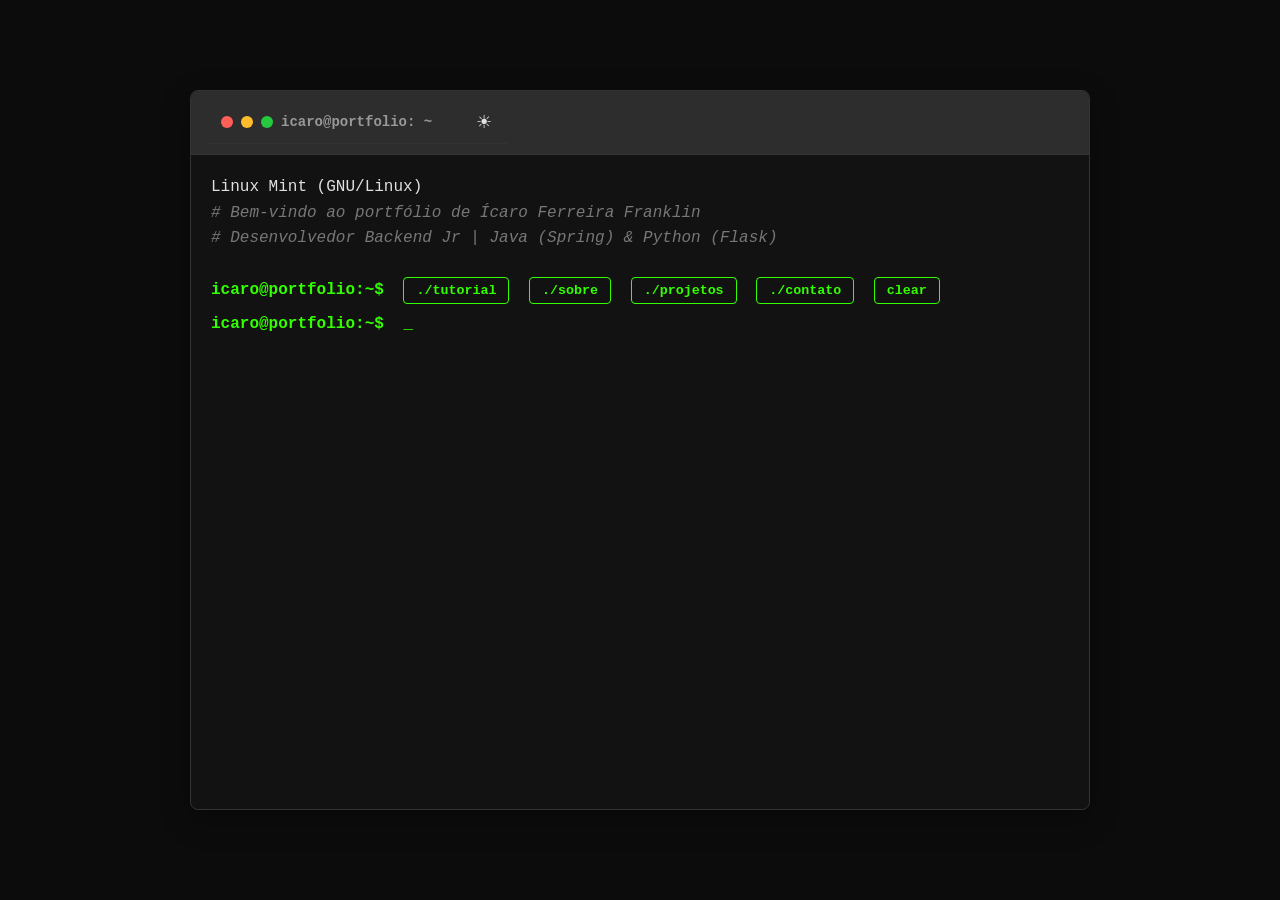
<file: index.html>
<!DOCTYPE html>
<html lang="pt-BR">
<head>
    <meta charset="UTF-8">
    <meta name="viewport" content="width=device-width, initial-scale=1.0">
    <title>icaro@portfolio:</title>
    <link rel="stylesheet" href="style.css">
</head>
<body>

    <div class="terminal-container">
        <div class="terminal-header">
        <div class="terminal-header">
        <div class="buttons">
        <span class="btn red"></span>
        <span class="btn yellow"></span>
        <span class="btn green"></span>
     </div>
        <div class="title">icaro@portfolio: ~</div>
    
        <button id="theme-btn" onclick="toggleTheme()" title="Mudar Tema">☀</button>

        
        </div>
        </div>

        <div class="terminal-body">
            
            <div class="intro">
                <p>Linux Mint (GNU/Linux)</p>
                <p class="comment"># Bem-vindo ao portfólio de Ícaro Ferreira Franklin</p>
                <p class="comment"># Desenvolvedor Backend Jr | Java (Spring) & Python (Flask)</p>
                <br>
            </div>

            <nav class="input-line">
                <span class="prompt">icaro@portfolio:~$</span>
                <span class="command-options">
                <button onclick="openSection('tutorial')">./tutorial</button> 
                <button onclick="openSection('sobre')">./sobre</button>
                <button onclick="openSection('projetos')">./projetos</button>
                <button onclick="openSection('contato')">./contato</button>
                
                
                <button onclick="clearTerminal()">clear</button>
</span>
            </nav>

            <div id="output-area"></div>

            <div class="input-line active">
                <span class="prompt">icaro@portfolio:~$</span>
                <span class="cursor">_</span>
            </div>
        </div>
    </div>

    <template id="tpl-sobre">
        <div class="output-block">
            <p class="info">> Executando cat sobre.txt...</p>
            <div class="file-content">
                <h2>SOBRE MIM</h2>
                <p>Analista de Sistemas e graduando em Ciência da Computação com paixão por Backend.</p>
                <p>Minha bagagem prévia em Mecânica Industrial me conferiu um raciocínio lógico apurado para diagnósticos e otimização de processos.</p>
                <p>Busco uma oportunidade como Desenvolvedor Júnior onde eu possa transformar essa capacidade de aprendizado rápido e minha disponibilidade de mobilidade nacional em resultados concretos para a equipe.</p>
                
                <br>
                <h3>Competências Técnicas:</h3>
                <ul>
                    <li><strong>Backend & Dev:</strong> Java (Spring), Python (Flask/Dados), JavaScript, XML.</li>
                    <li><strong>Banco de Dados:</strong> SQL, PostgreSQL, SQLite.</li>
                    <li><strong>Frontend:</strong> HTML5, CSS3.</li>
                    <li><strong>Infraestrutura:</strong> Linux (Servidores/Cloud), Git e GitHub.</li>
                    <li><strong>IoT & Indústria 4.0:</strong> Arduino, Programação CNC.</li>
                </ul>

                <br>
                <h3>Formação:</h3>
                <ul>
                    <li>- Ciência da Computação (Bacharelado) | Uninassau (2029)</li>
                    <li>- Análise e Desenv. de Sistemas | Estácio de Sá (2025)</li>
                    <li>- Técnico em Mecânica Industrial | SENAI (2021)</li>
                </ul>
            </div>
        </div>
    </template>

    <template id="tpl-projetos">
        <div class="output-block">
            <p class="info">> Executando ls -l ./projetos...</p>
            <div class="file-content">
                
                <div class="project-item">
                    <h3>1. MVP Games - 'Dupla Energia' (2025)</h3>
                    <p class="role">Role: Líder Técnico</p>
                    <p>Coordenei equipe sob pressão utilizando Scrum e Kanban. Atuei na programação da jogabilidade e colaborei na criação artística (Pixel Art e Som).</p>
                </div>

                <div class="project-item">
                    <h3>2. MVP VitalMen (2025)</h3>
                    <p class="role">Role: Líder de Backend & PO</p>
                    <p>Plataforma de autocuidado masculino. Implementei lógica de servidor com Python (Flask) e PostgreSQL. Traduzi requisitos de negócio em arquitetura de software e liderei o time ágil.</p>
                </div>

                <div class="project-item">
                    <h3>3. Thermobag (Innova SENAI 2021)</h3>
                    <p class="role">Role: Co-criador</p>
                    <p>Sistema de resfriamento para mochilas de transporte alimentar. Projeto premiado em 3º lugar estadual. Envolveu desenvolvimento de produto, prototipagem e pitch de vendas.</p>
                </div>

                <div class="project-item">
                    <h3>+ Repositórios Adicionais</h3>
                    <p>Estes são apenas alguns destaques. Você pode explorar todos os meus códigos, estudos e forks diretamente no GitHub.</p>
                    <br>
                    <p>> <a href="https://github.com/icarofranklin" target="_blank">git remote show origin (Acessar GitHub)</a></p>
                </div>
            </div>
        </div>
    </template>

    <template id="tpl-contato">
        <div class="output-block">
            <p class="info">> Executando ./contato.sh...</p>
            <div class="file-content">
                <p>Conecte-se comigo:</p>
                <ul>
                    <li>Email: <a href="mailto:icarofranklins@gmail.com">icarofranklins@gmail.com</a></li>
                    <li>LinkedIn: <a href="https://www.linkedin.com/in/icaro-franklin079" target="_blank">in/icaro-franklin079</a></li>
                    <li>GitHub: <a href="https://github.com/icarofranklin" target="_blank">github.com/icarofranklin</a></li>
                    <li>Tel: (79) 99171-2900</li>
                    <li>Local: Aracaju, Sergipe</li>
                </ul>
            </div>
        </div>
    </template>
    <template id="tpl-tutorial">
    <div class="output-block">
        <p class="info">> Executando man ./portfolio...</p>
        <div class="file-content">
            <h2>MANUAL DO USUÁRIO v1.0</h2>
            <p>Bem-vindo ao terminal interativo de Ícaro Ferreira Franklin.</p>
            <br>
            <h3>COMANDOS DISPONÍVEIS:</h3>
            <ul>
                <li><strong>./sobre</strong>    : Exibe resumo profissional, stack técnica e formação.</li>
                <li><strong>./projetos</strong> : Lista os projetos (VitalMen, Dupla Energia, Thermobag).</li>
                <li><strong>./contato</strong>  : Mostra canais de comunicação (Email, LinkedIn, GitHub).</li>
                <li><strong>./tutorial</strong>: Exibe este manual de ajuda.</li>
                <li><strong>clear</strong>      : Limpa a tela do terminal (apaga o histórico).</li>
                <li><strong>Tema (☀/☾)</strong> : Use o botão no canto superior direito da janela para alternar entre:</li>
            </ul>
            <br>
            <h3>DICAS:</h3>
            <ul>
                <li>- A interface é responsiva e funciona em celulares.</li>
                <li>- Clique nos links coloridos para abrir páginas externas.</li>
            </ul>
        </div>
    </div>
</template>
    <script src="script.js"></script>
</body>
</html>
</file>
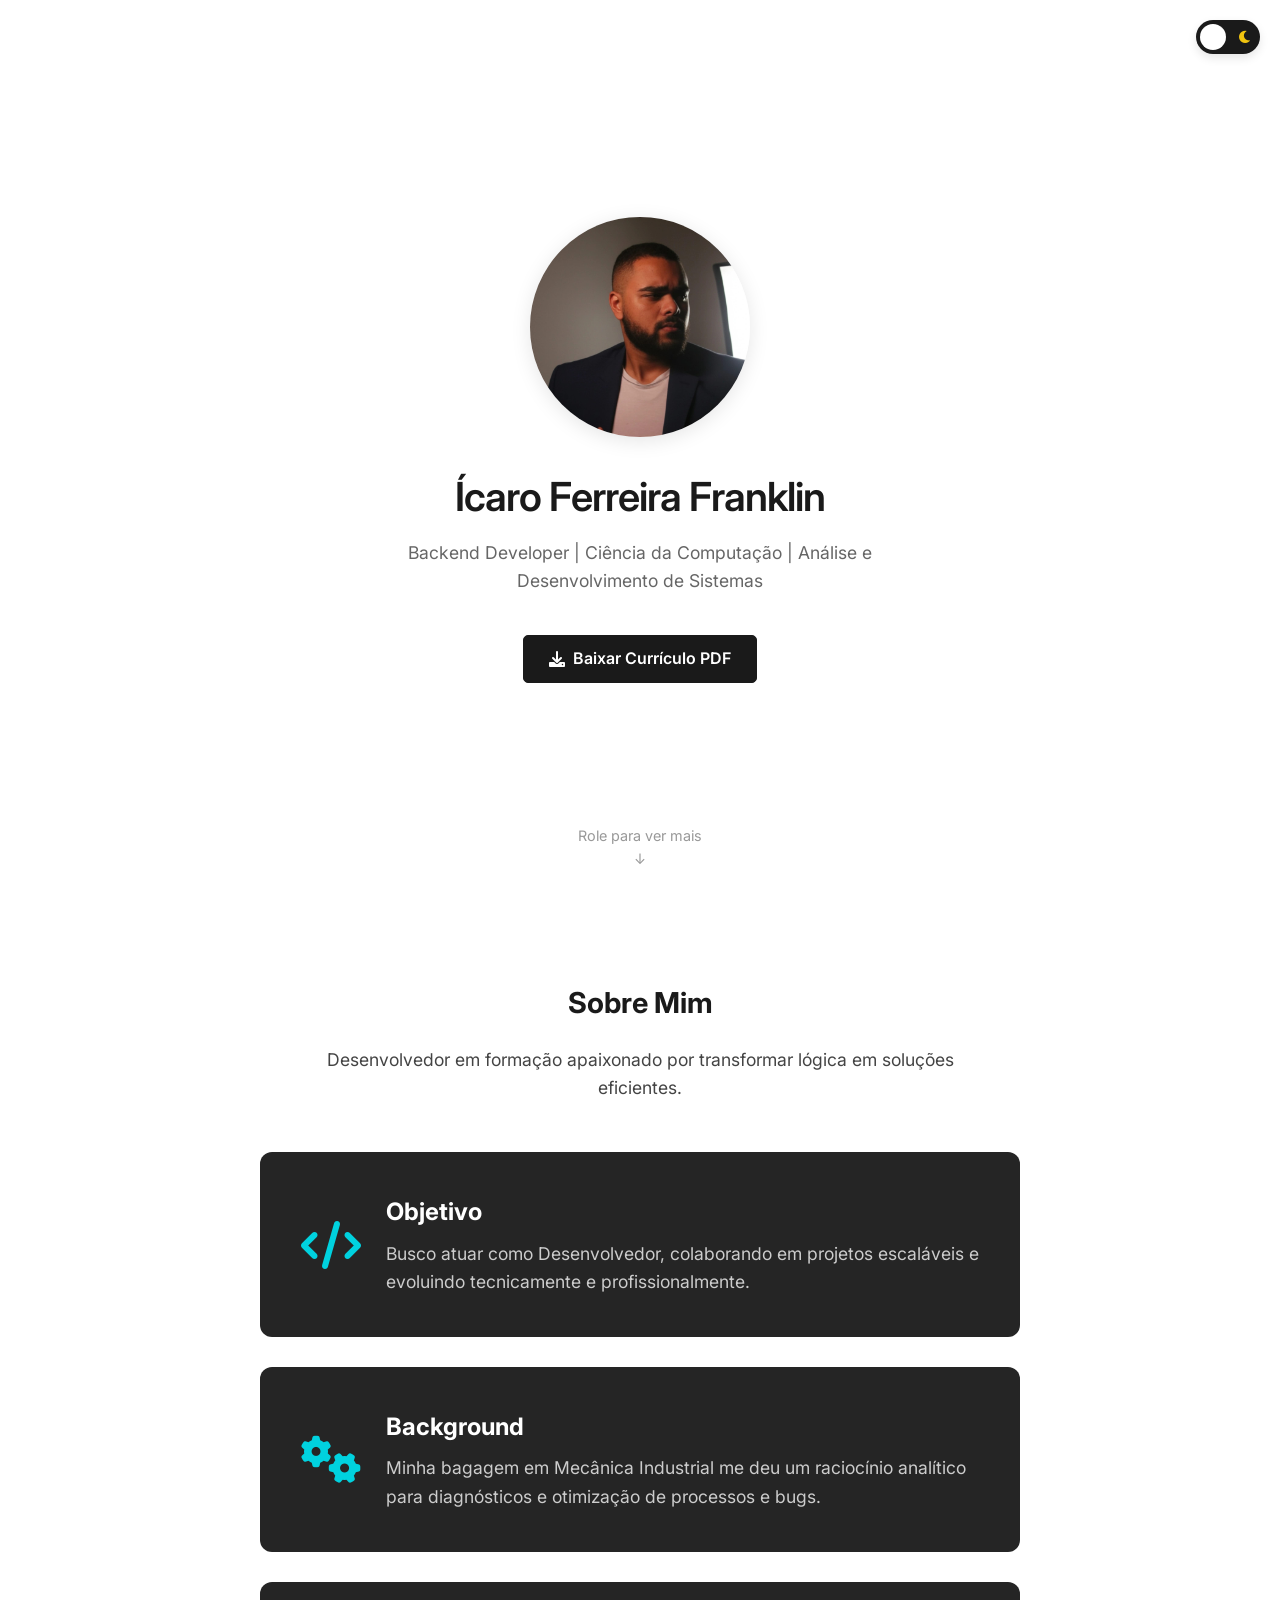
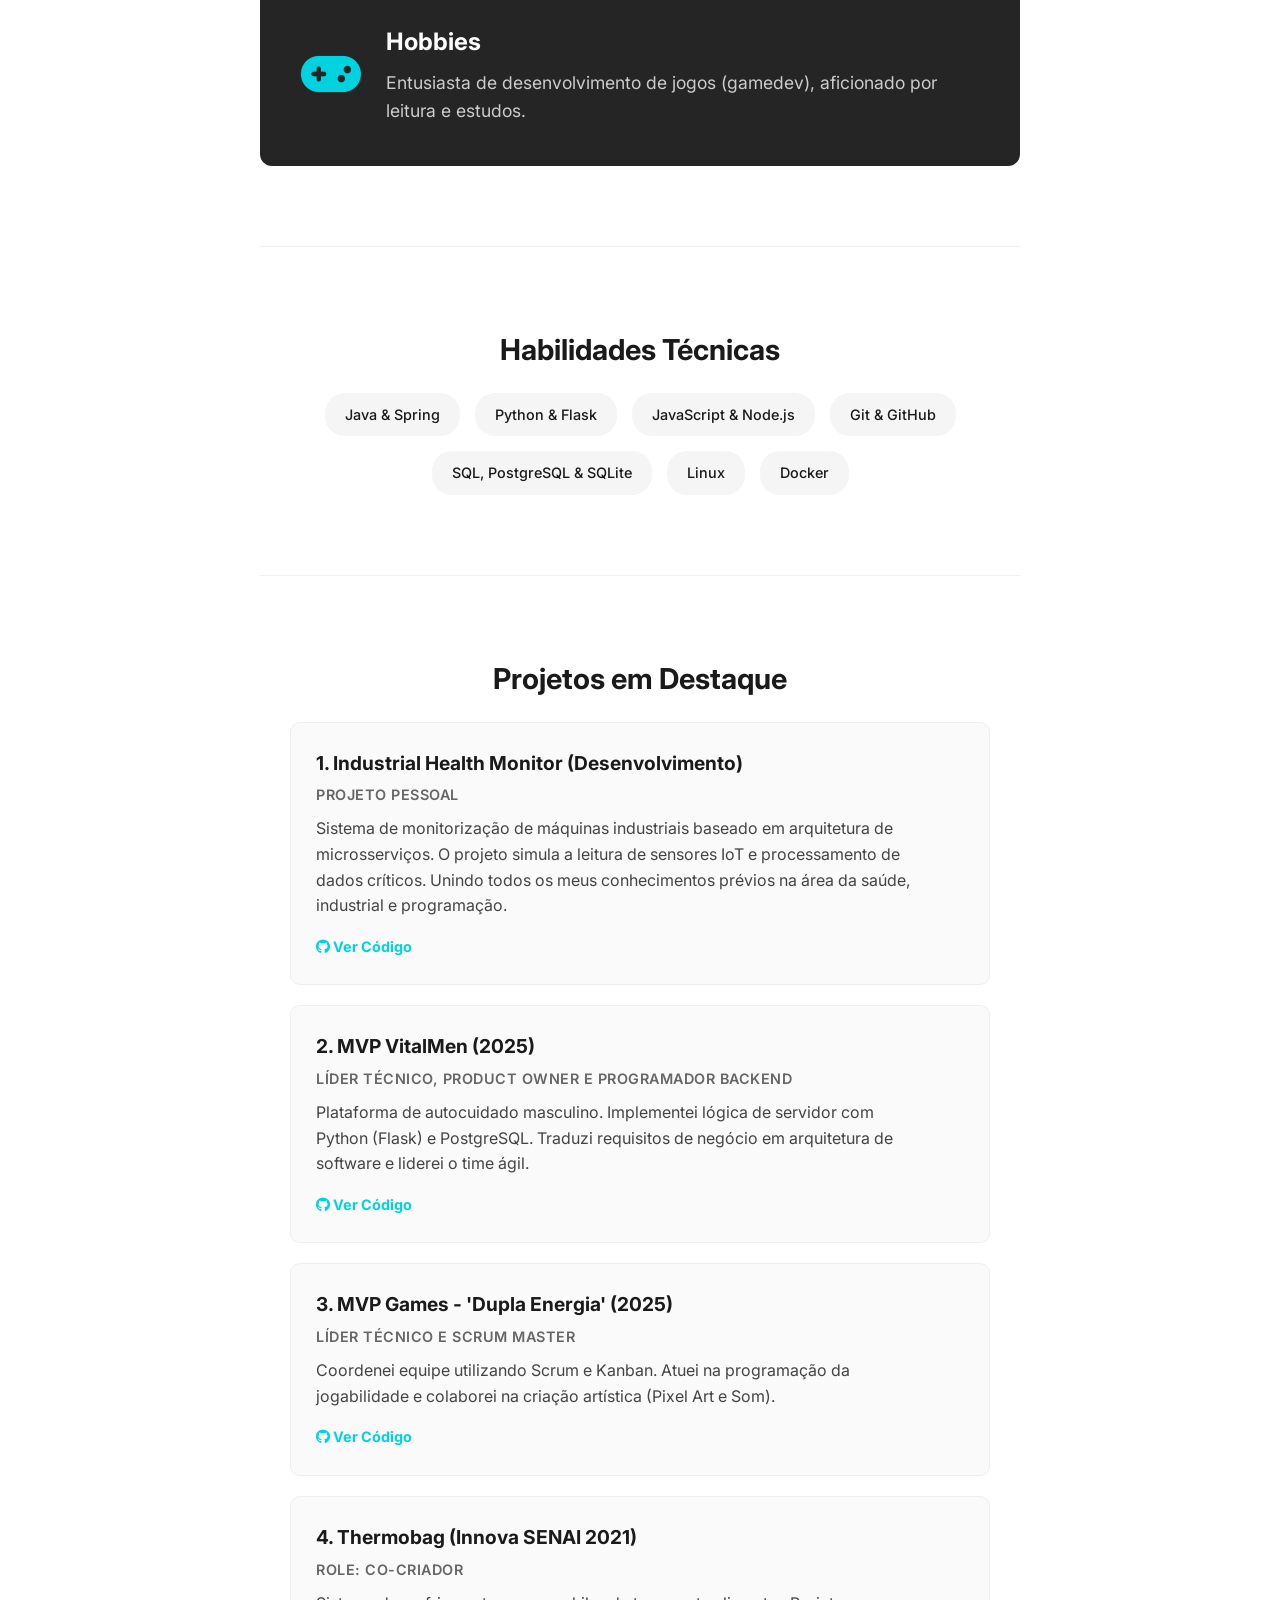
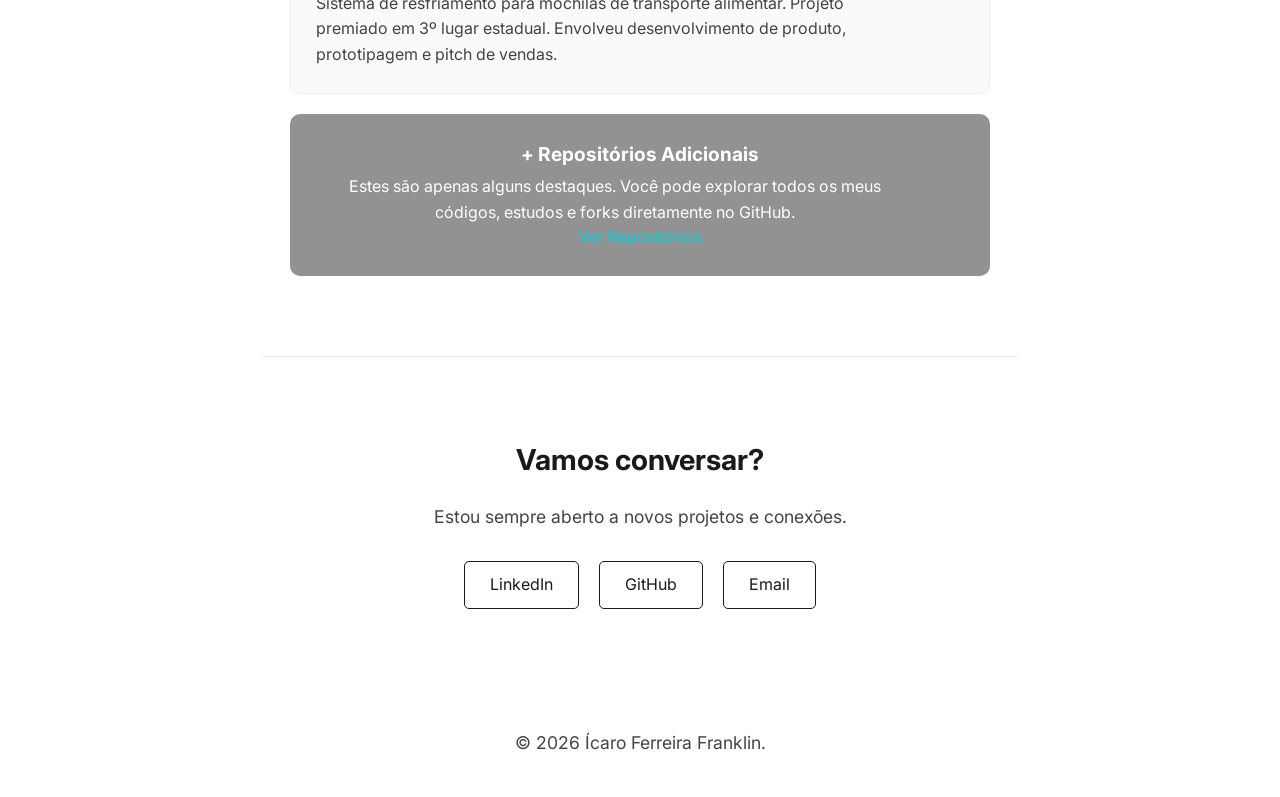
<file: Portfolio/index.html>
<!DOCTYPE html>
<html lang="pt-br">
<head>
    <meta charset="UTF-8">
    <meta name="viewport" content="width=device-width, initial-scale=1.0">
    <title>Ícaro Ferreira Franklin | Portfólio</title>
    
    <link rel="stylesheet" href="stylePortfolio.css">
    
    <link href="https://fonts.googleapis.com/css2?family=Inter:wght@300;400;600&display=swap" rel="stylesheet">
    
    <link rel="stylesheet" href="https://cdnjs.cloudflare.com/ajax/libs/font-awesome/6.0.0/css/all.min.css">
</head>
<body>
    <label class="theme-switch" for="checkbox-theme" aria-label="Alternar tema">
        <input type="checkbox" id="checkbox-theme" />
        <div class="slider round">
            <i class="fas fa-sun"></i>
            <i class="fas fa-moon"></i>
        </div>
    </label>

    <header class="hero">
        <div class="container">
            <img src="icaro.jpeg" alt="Foto de Ícaro Ferreira Franklin" class="profile-pic">
            
            <h1>Ícaro Ferreira Franklin</h1>
            <p class="subtitle">Backend Developer | Ciência da Computação | Análise e Desenvolvimento de Sistemas</p>

            <a href="curriculo.pdf" download="Curriculo_Icaro_Franklin" target="_blank" class="btn btn-download">
                <i class="fas fa-download"></i> Baixar Currículo PDF
            </a>
            <div class="scroll-indicator">
                <span>Role para ver mais</span>
                <div class="arrow">↓</div>
            </div>
        </div>
    </header>

    <main class="container">
        
        <section id="sobre">
            <h2>Sobre Mim</h2>
            <p class="intro-text">Desenvolvedor em formação apaixonado por transformar lógica em soluções eficientes.</p>
            
            <div class="sobre-grid">

                <div class="sobre-card">
                    <i class="fas fa-code"></i> 
                    <div>
                        <h3>Objetivo</h3>
                        <p>Busco atuar como Desenvolvedor, colaborando em projetos escaláveis e evoluindo tecnicamente e profissionalmente.</p>
                    </div>
                </div>

                <div class="sobre-card">
                    <i class="fas fa-cogs"></i> 
                    <div>
                        <h3>Background</h3>
                        <p>Minha bagagem em Mecânica Industrial me deu um raciocínio analítico para diagnósticos e otimização de processos e bugs.</p>
                    </div>
                </div>

                <div class="sobre-card">
                    <i class="fas fa-gamepad"></i> 
                    <div>
                        <h3>Hobbies</h3>
                        <p>Entusiasta de desenvolvimento de jogos (gamedev), aficionado por leitura e estudos.</p>
                    </div>
                </div>

            </div>
        </section>

        <section class="info-section scroll-hidden">
            <h2>Habilidades Técnicas</h2>
            <div class="skills-grid">
                <div class="skill-item">Java & Spring</div>
                <div class="skill-item">Python & Flask</div>
                <div class="skill-item">JavaScript & Node.js</div>
                <div class="skill-item">Git & GitHub</div>
                <div class="skill-item">SQL, PostgreSQL & SQLite</div>
                <div class="skill-item">Linux</div>
                <div class="skill-item">Docker</div>
            </div>
        </section>

        <section class="info-section scroll-hidden">
            <h2>Projetos em Destaque</h2>
            <div class="projects-container">

                <div class="project-item">
                    <h3>1. Industrial Health Monitor (Desenvolvimento)</h3>
                    <p class="role">Projeto pessoal</p>
                    <p>Sistema de monitorização de máquinas industriais baseado em arquitetura de microsserviços. O projeto simula a leitura de sensores IoT e processamento de dados críticos.
                    Unindo todos os meus conhecimentos prévios na área da saúde, industrial e programação.
                    </p>

                    <div style="margin-top: 15px;">
                        <a href="https://github.com/icarofranklin/Industrial-Health-Monitor" target="_blank" style="color: #00d2df; text-decoration: none; font-weight: bold; font-size: 0.9rem;">
                            <i class="fab fa-github"></i> Ver Código
                        </a>
                    </div>
                </div>

                <div class="project-item">
                    <h3>2. MVP VitalMen (2025)</h3>
                    <p class="role"> Líder Técnico, Product Owner e Programador Backend</p>
                    <p>Plataforma de autocuidado masculino. Implementei lógica de servidor com Python (Flask) e PostgreSQL. Traduzi requisitos de negócio em arquitetura de software e liderei o time ágil.</p>

                    <div style="margin-top: 15px;">
                        <a href="https://github.com/VitalMen-MVP" target="_blank" style="color: #00d2df; text-decoration: none; font-weight: bold; font-size: 0.9rem;">
                            <i class="fab fa-github"></i> Ver Código
                        </a>
                    </div>
                </div>

                                <div class="project-item">
                    <h3>3. MVP Games - 'Dupla Energia' (2025)</h3>
                    <p class="role"> Líder Técnico e Scrum Master</p>
                    <p>Coordenei equipe utilizando Scrum e Kanban. Atuei na programação da jogabilidade e colaborei na criação artística (Pixel Art e Som).</p>

                    <div style="margin-top: 15px;">
                        <a href="https://github.com/icarofranklin/DuplaEnergiaGame" target="_blank" style="color: #00d2df; text-decoration: none; font-weight: bold; font-size: 0.9rem;">
                            <i class="fab fa-github"></i> Ver Código
                        </a>
                    </div>
                </div>

                <div class="project-item">
                    <h3>4. Thermobag (Innova SENAI 2021)</h3>
                    <p class="role">Role: Co-criador</p>
                    <p>Sistema de resfriamento para mochilas de transporte alimentar. Projeto premiado em 3º lugar estadual. Envolveu desenvolvimento de produto, prototipagem e pitch de vendas.</p>
                </div>

                <div class="project-item highlight-item">
                    <h3>+ Repositórios Adicionais</h3>
                    <p>Estes são apenas alguns destaques. Você pode explorar todos os meus códigos, estudos e forks diretamente no GitHub.</p>
                    <a href="https://github.com/icarofranklin" target="_blank" rel="noopener noreferrer" style="color: #00d2df; text-decoration: none;">Ver Repositórios</a>
                </div>

            </div>
        </section>

        <section class="info-section scroll-hidden">
            <h2>Vamos conversar?</h2>
            <p>Estou sempre aberto a novos projetos e conexões.</p>
            <div class="links">
                <a href="https://www.linkedin.com/in/icaro-franklin079/" class="btn" target="_blank" rel="noopener noreferrer">LinkedIn</a>
                <a href="https://github.com/icarofranklin" class="btn" target="_blank" rel="noopener noreferrer">GitHub</a>
                <a href="mailto:icarofranklins@gmail.com" class="btn">Email</a>
            </div>
        </section>

    </main>

    <footer class="footer">
        <p>&copy; 2026 Ícaro Ferreira Franklin.</p>
    </footer>

    <script src="scriptPortfolio.js"></script>
</body>
</html>
</file>
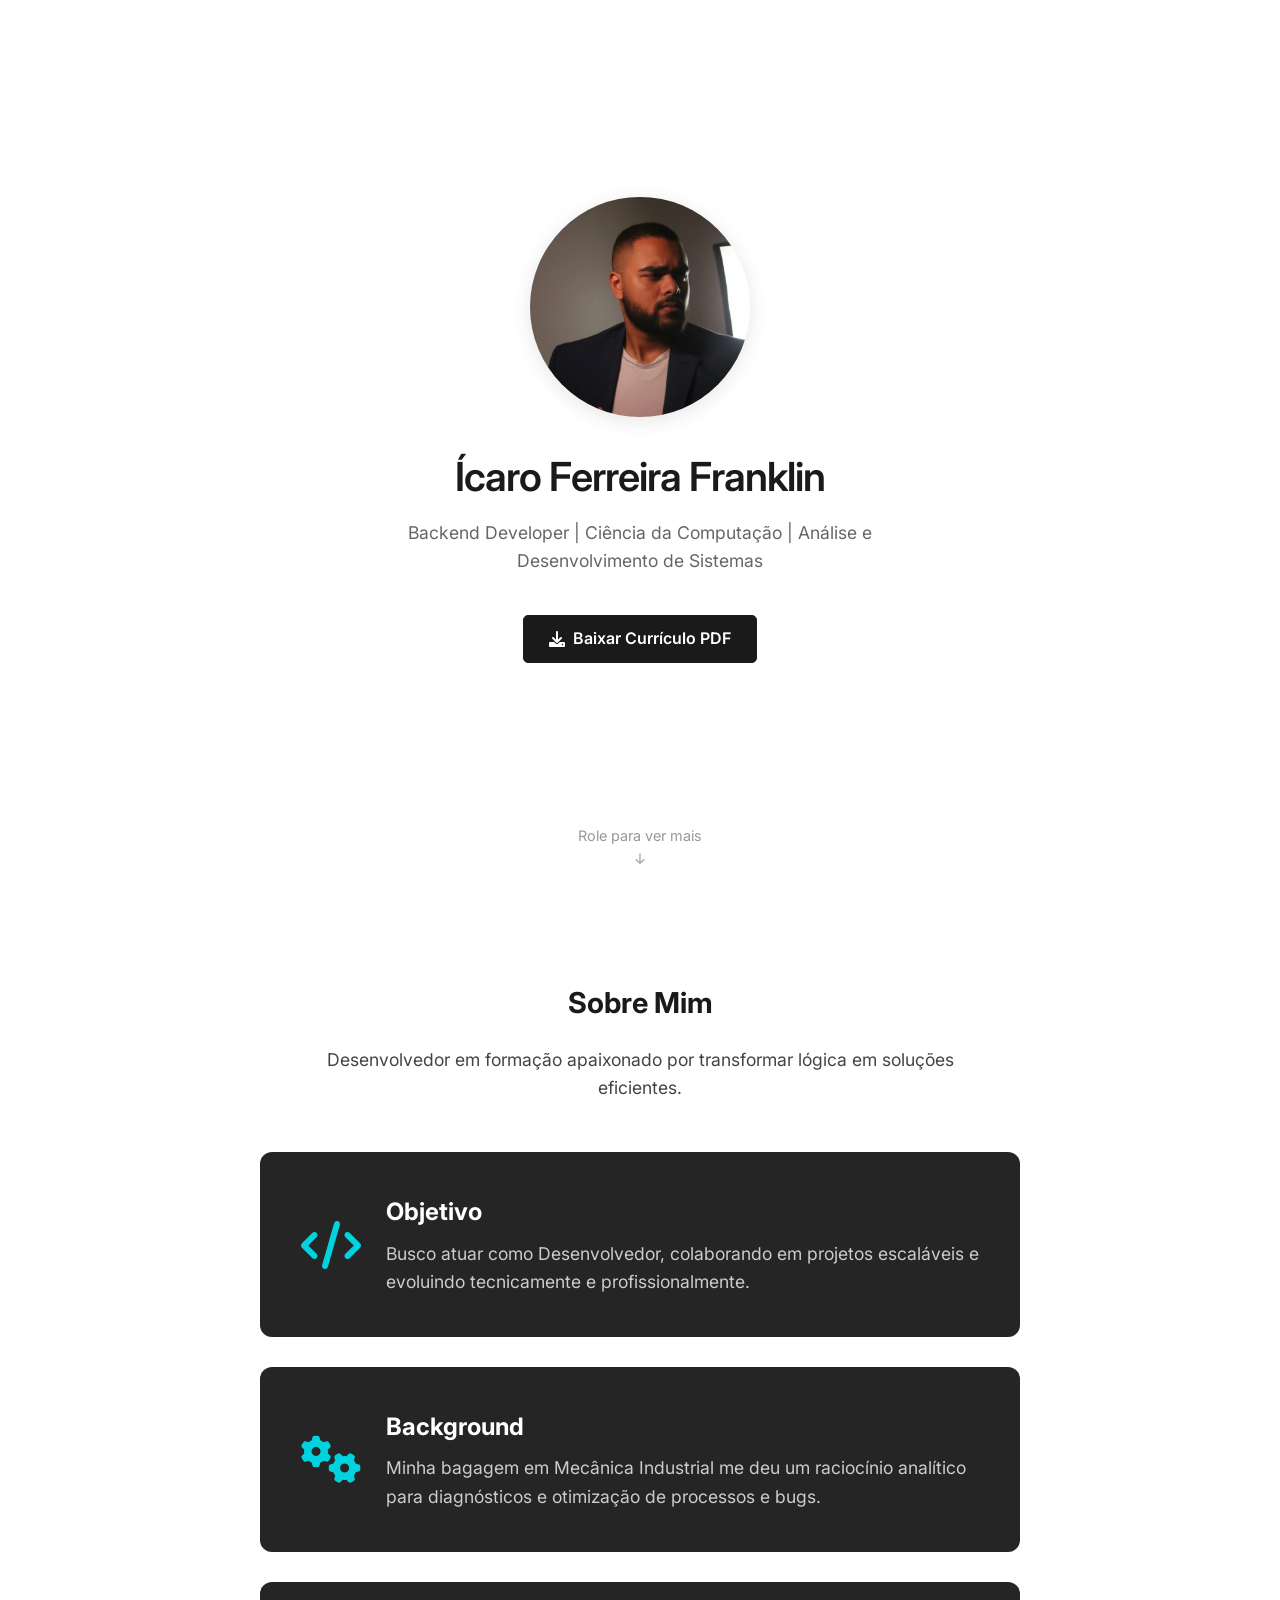
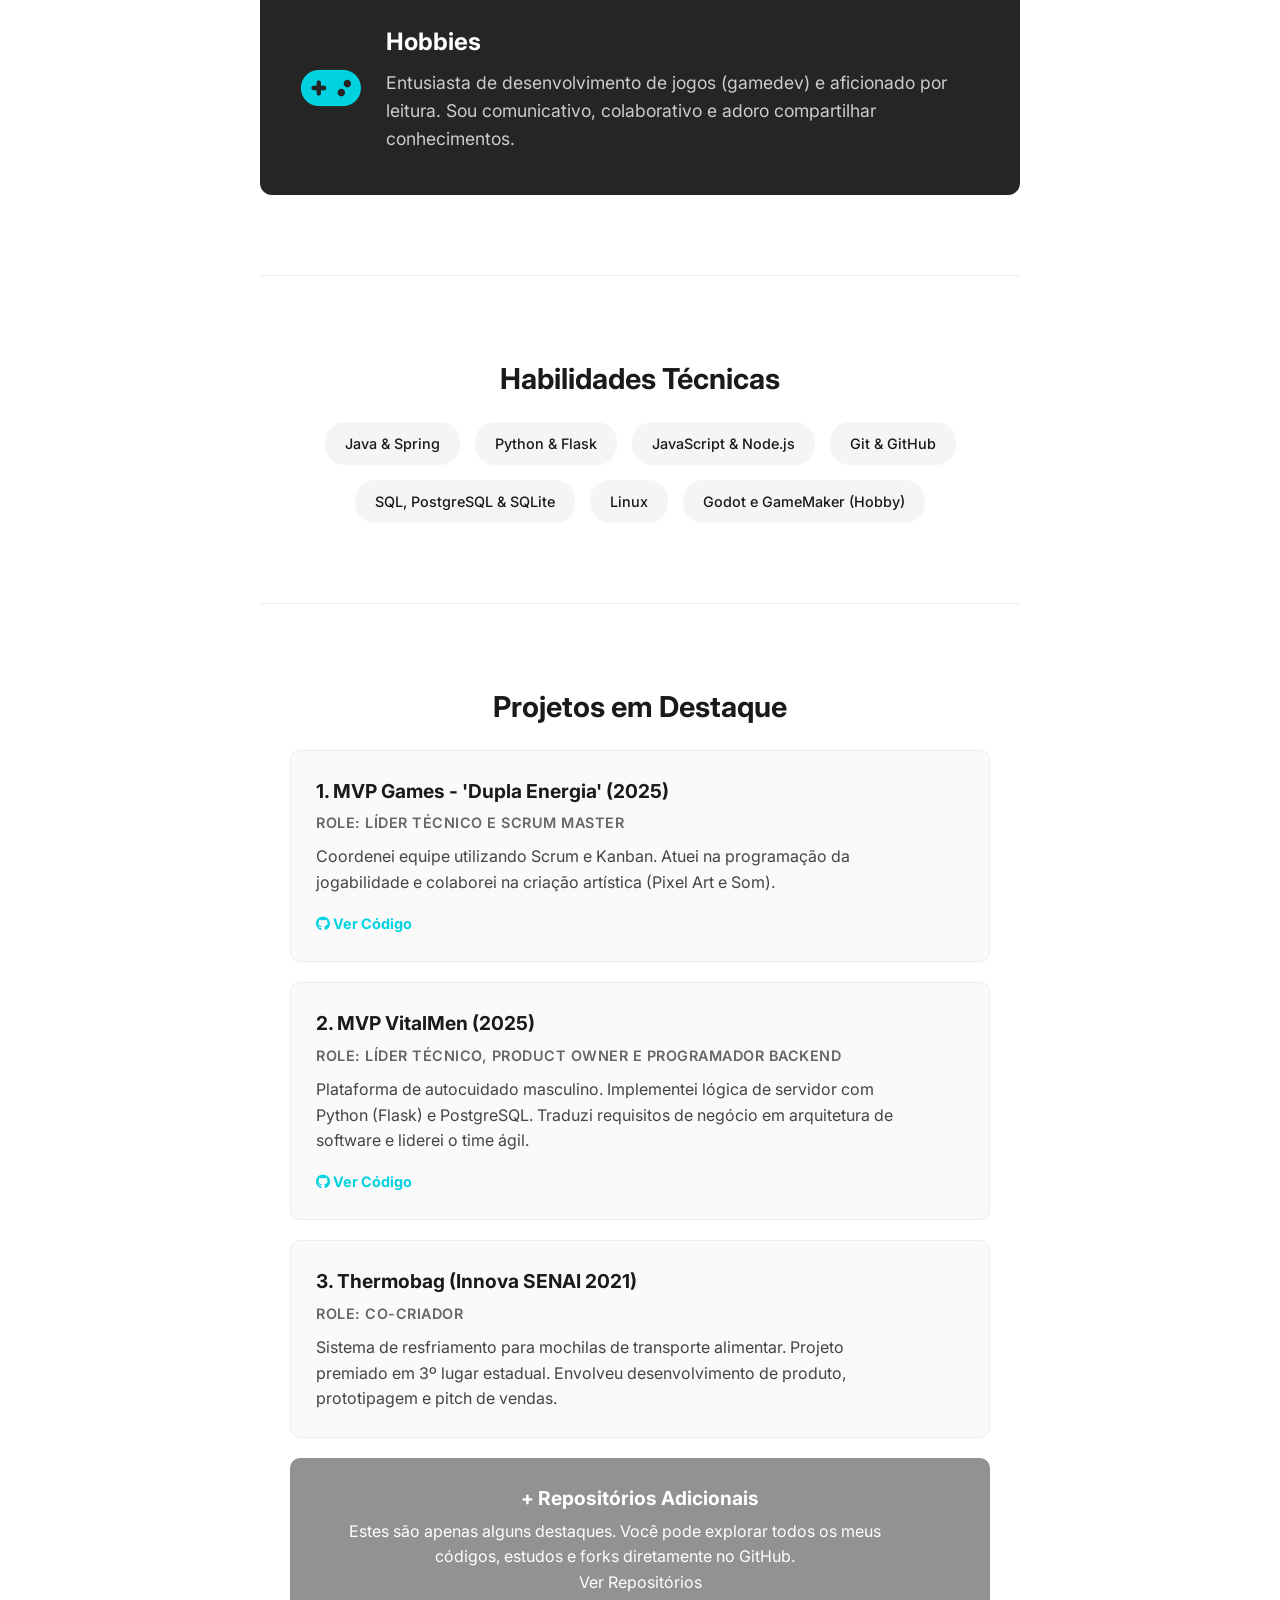
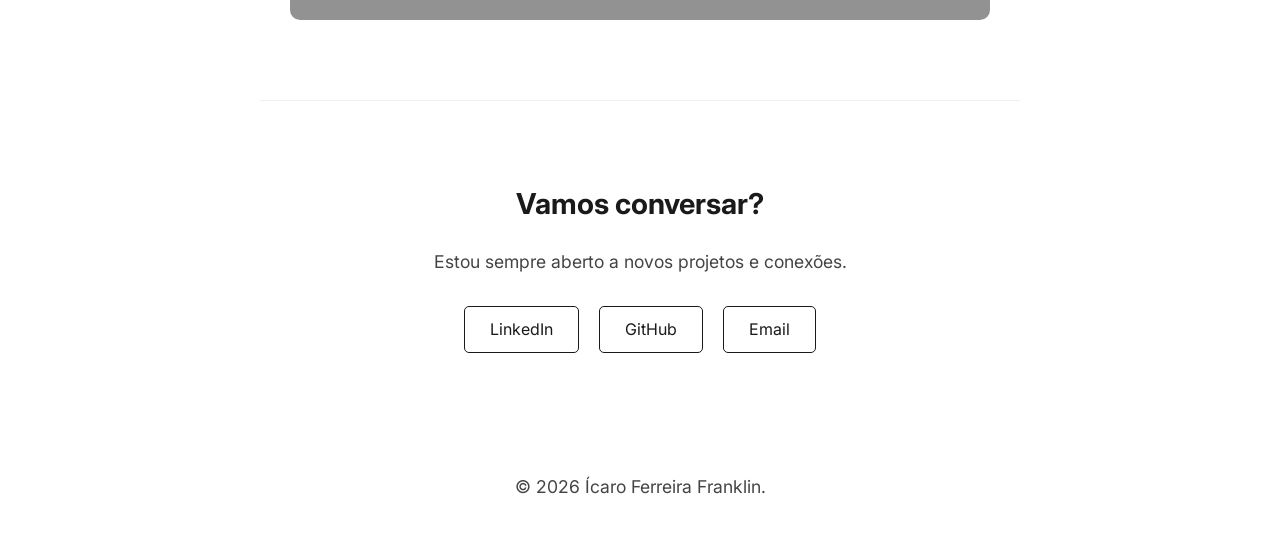
<file: Portfolio/indexPortfolio.html>
<!DOCTYPE html>
<html lang="pt-br">
<head>
    <meta charset="UTF-8">
    <meta name="viewport" content="width=device-width, initial-scale=1.0">
    <title>Ícaro Ferreira Franklin | Portfólio</title>
    
    <link rel="stylesheet" href="stylePortfolio.css">
    
    <link href="https://fonts.googleapis.com/css2?family=Inter:wght@300;400;600&display=swap" rel="stylesheet">
    
    <link rel="stylesheet" href="https://cdnjs.cloudflare.com/ajax/libs/font-awesome/6.0.0/css/all.min.css">
</head>
<body>

    <header class="hero">
        <div class="container">
            <img src="icaro.jpeg" alt="Foto de Ícaro Ferreira Franklin" class="profile-pic">
            
            <h1>Ícaro Ferreira Franklin</h1>
            <p class="subtitle">Backend Developer | Ciência da Computação | Análise e Desenvolvimento de Sistemas</p>

            <div style="margin-bottom: 40px;"> <a href="curriculo.pdf" download="Currículo Ícaro Ferreira Franklin.pdf" class="btn btn-download">
                    <i class="fas fa-download"></i> Baixar Currículo PDF
                </a>
            </div>
            
            <div class="scroll-indicator">
                <span>Role para ver mais</span>
                <div class="arrow">↓</div>
            </div>
        </div>
    </header>

    <main class="container">
        
        <section id="sobre">
            <h2>Sobre Mim</h2>
            <p class="intro-text">Desenvolvedor em formação apaixonado por transformar lógica em soluções eficientes.</p>
            
            <div class="sobre-grid">

                <div class="sobre-card">
                    <i class="fas fa-code"></i> 
                    <div>
                        <h3>Objetivo</h3>
                        <p>Busco atuar como Desenvolvedor, colaborando em projetos escaláveis e evoluindo tecnicamente e profissionalmente.</p>
                    </div>
                </div>

                <div class="sobre-card">
                    <i class="fas fa-cogs"></i> 
                    <div>
                        <h3>Background</h3>
                        <p>Minha bagagem em Mecânica Industrial me deu um raciocínio analítico para diagnósticos e otimização de processos e bugs.</p>
                    </div>
                </div>

                <div class="sobre-card">
                    <i class="fas fa-gamepad"></i> 
                    <div>
                        <h3>Hobbies</h3>
                        <p>Entusiasta de desenvolvimento de jogos (gamedev) e aficionado por leitura. Sou comunicativo, colaborativo e adoro compartilhar conhecimentos.</p>
                    </div>
                </div>

            </div>
        </section>

        <section class="info-section scroll-hidden">
            <h2>Habilidades Técnicas</h2>
            <div class="skills-grid">
                <div class="skill-item">Java & Spring</div>
                <div class="skill-item">Python & Flask</div>
                <div class="skill-item">JavaScript & Node.js</div>
                <div class="skill-item">Git & GitHub</div>
                <div class="skill-item">SQL, PostgreSQL & SQLite</div>
                <div class="skill-item">Linux</div>
                <div class="skill-item">Godot e GameMaker (Hobby)</div>
            </div>
        </section>

        <section class="info-section scroll-hidden">
            <h2>Projetos em Destaque</h2>
            <div class="projects-container">
                
                <div class="project-item">
                    <h3>1. MVP Games - 'Dupla Energia' (2025)</h3>
                    <p class="role">Role: Líder Técnico e Scrum Master</p>
                    <p>Coordenei equipe utilizando Scrum e Kanban. Atuei na programação da jogabilidade e colaborei na criação artística (Pixel Art e Som).</p>

                    <div style="margin-top: 15px;">
                        <a href="https://github.com/icarofranklin/Game-Dupla-energia" target="_blank" style="color: #00d2df; text-decoration: none; font-weight: bold; font-size: 0.9rem;">
                            <i class="fab fa-github"></i> Ver Código
                        </a>
                    </div>
                </div>

                <div class="project-item">
                    <h3>2. MVP VitalMen (2025)</h3>
                    <p class="role">Role: Líder Técnico, Product Owner e Programador Backend</p>
                    <p>Plataforma de autocuidado masculino. Implementei lógica de servidor com Python (Flask) e PostgreSQL. Traduzi requisitos de negócio em arquitetura de software e liderei o time ágil.</p>

                    <div style="margin-top: 15px;">
                        <a href="https://github.com/VitalMen-MVP" target="_blank" style="color: #00d2df; text-decoration: none; font-weight: bold; font-size: 0.9rem;">
                            <i class="fab fa-github"></i> Ver Código
                        </a>
                    </div>
                </div>

                <div class="project-item">
                    <h3>3. Thermobag (Innova SENAI 2021)</h3>
                    <p class="role">Role: Co-criador</p>
                    <p>Sistema de resfriamento para mochilas de transporte alimentar. Projeto premiado em 3º lugar estadual. Envolveu desenvolvimento de produto, prototipagem e pitch de vendas.</p>
                </div>

                <div class="project-item highlight-item">
                    <h3>+ Repositórios Adicionais</h3>
                    <p>Estes são apenas alguns destaques. Você pode explorar todos os meus códigos, estudos e forks diretamente no GitHub.</p>
                    <a href="https://github.com/icarofranklin" target="_blank" rel="noopener noreferrer" style="text-decoration: none;">Ver Repositórios</a>
                </div>

            </div>
        </section>

        <section class="info-section scroll-hidden">
            <h2>Vamos conversar?</h2>
            <p>Estou sempre aberto a novos projetos e conexões.</p>
            <div class="links">
                <a href="https://www.linkedin.com/in/icaro-franklin079/" class="btn" target="_blank" rel="noopener noreferrer">LinkedIn</a>
                <a href="https://github.com/icarofranklin" class="btn" target="_blank" rel="noopener noreferrer">GitHub</a>
                <a href="mailto:icarofranklins@gmail.com" class="btn">Email</a>
            </div>
        </section>

    </main>

    <footer class="footer">
        <p>&copy; 2026 Ícaro Ferreira Franklin.</p>
    </footer>

    <script src="scriptPortfolio.js"></script>
</body>
</html>
</file>
<file: style.css>
/* --- DEFINIÇÃO DE CORES (VARIÁVEIS) --- */
:root {
    /* MODO ESCURO (Padrão) */
    --bg-color: #0c0c0c;
    
    /* Texto principal agora é BRANCO SUAVE para leitura fácil */
    --text-color: #e0e0e0;            
    
    /* O Verde fica apenas para detalhes (links, cursor, prompt) */
    --accent-color: #33ff00;          
    
    --terminal-bg: rgba(20, 20, 20, 0.95);
    --header-bg: #2d2d2d;
    --header-text: #999;
    --border-color: #333;
    
    /* Matrix fundo */
    --matrix-bg-fade: rgba(0, 0, 0, 0.05);
    --matrix-text: #0F0; /* Verde Matrix no fundo continua */
    
    --btn-border: #33ff00;
    --btn-hover-bg: #33ff00;
    --btn-hover-text: #000;
}

body.light-mode {
    /* MODO CLARO */
    --bg-color: #f4f4f4;
    
    /* Texto principal PRETO */
    --text-color: #1a1a1a;
    
    /* Detalhes em Azul Escuro ou Verde Escuro (escolhi verde escuro para manter identidade) */
    --accent-color: #006600; 
    
    --terminal-bg: rgba(255, 255, 255, 0.95);
    --header-bg: #ddd;
    --header-text: #555;
    --border-color: #bbb;
    
    /* Matrix fundo claro */
    --matrix-bg-fade: rgba(255, 255, 255, 0.1);
    --matrix-text: #ccc; /* Letras cinzas caindo no fundo branco (sutil) */
    
    --btn-border: #006600;
    --btn-hover-bg: #006600;
    --btn-hover-text: #fff;
}

/* --- ESTILOS GERAIS --- */
* { margin: 0; padding: 0; box-sizing: border-box; }

body {
    background-color: var(--bg-color);
    color: var(--text-color);
    font-family: 'Courier New', Courier, monospace;
    height: 100vh;
    display: flex;
    justify-content: center;
    align-items: center;
    padding: 20px;
    transition: background-color 0.3s, color 0.3s;
}

canvas#matrix-bg {
    position: fixed; top: 0; left: 0; width: 100%; height: 100%; z-index: -1;
}

.terminal-container {
    width: 100%; max-width: 900px; height: 80vh;
    background-color: var(--terminal-bg);
    border-radius: 8px;
    box-shadow: 0 10px 30px rgba(0, 0, 0, 0.3);
    display: flex; flex-direction: column;
    border: 1px solid var(--border-color);
    overflow: hidden;
    backdrop-filter: blur(5px);
}

/* HEADER - Ajustado para o botão ficar no canto */
.terminal-header {
    background-color: var(--header-bg);
    padding: 10px 15px;
    display: flex; 
    align-items: center;
    justify-content: space-between; /* Isso separa os itens */
    border-bottom: 1px solid var(--border-color);
}

.buttons { display: flex; gap: 8px; width: 60px; /* Largura fixa para equilibrar */ }
.btn { width: 12px; height: 12px; border-radius: 50%; }
.red { background-color: #ff5f56; }
.yellow { background-color: #ffbd2e; }
.green { background-color: #27c93f; }

.title {
    flex-grow: 1; text-align: center;
    color: var(--header-text); font-size: 14px; font-weight: bold;
}

/* Botão de Tema no Canto */
#theme-btn {
    background: none; border: none; cursor: pointer;
    font-size: 18px; width: 60px; /* Mesma largura dos botões da esq para centralizar o título */
    text-align: right;
    color: var(--text-color);
    transition: transform 0.2s;
}
#theme-btn:hover { transform: scale(1.1); }

/* CORPO */
.terminal-body {
    flex-grow: 1; padding: 20px; overflow-y: auto;
    font-size: 16px; line-height: 1.6; /* Aumentei um pouco o espaçamento */
}

/* Links e Detalhes usam a cor de destaque (Verde) */
a { color: var(--accent-color); text-decoration: none; font-weight: bold; border-bottom: 1px solid transparent;}
a:hover { border-bottom: 1px solid var(--accent-color); }

.comment { color: #777; font-style: italic; } 
.info { color: var(--accent-color); font-weight: bold; margin-bottom: 10px; }

h2, h3 { 
    margin-top: 20px; margin-bottom: 10px; 
    text-transform: uppercase; 
    border-bottom: 1px dashed var(--border-color); 
    display: inline-block;
    color: var(--text-color);
}

ul { list-style: none; padding-left: 15px; }
li { margin-bottom: 5px; }

/* Botões de Comando */
.command-options button {
    background: transparent;
    border: 1px solid var(--btn-border);
    color: var(--accent-color); /* Texto do botão segue o destaque */
    font-family: inherit; font-weight: bold;
    padding: 5px 12px; margin-right: 10px; margin-bottom: 8px;
    cursor: pointer; transition: all 0.2s; border-radius: 4px;
}
.command-options button:hover {
    background: var(--btn-hover-bg);
    color: var(--btn-hover-text);
}

.prompt { color: var(--accent-color); margin-right: 10px; font-weight: bold; }

/* Cursor */
.cursor { animation: blink 1s infinite; font-weight: bold; color: var(--accent-color); }
@keyframes blink { 0%, 100% { opacity: 1; } 50% { opacity: 0; } }

/* Output Area */
.output-block { margin-bottom: 30px; animation: fadeIn 0.3s ease-in-out; }
.file-content { border-left: 2px solid var(--border-color); padding-left: 20px; }
.project-item { margin-bottom: 25px; }
.project-item .role { color: #888; font-style: italic; font-size: 0.9em; margin-bottom: 5px; display: block;}

@keyframes fadeIn { from { opacity: 0; transform: translateY(5px); } to { opacity: 1; transform: translateY(0); } }

/* Responsividade */
@media (max-width: 600px) {
    .terminal-container { height: 100vh; width: 100vw; border-radius: 0; }
    .command-options button { display: block; width: 100%; margin-bottom: 10px; text-align: left; }
    .title { display: none; } /* Esconde titulo no mobile para caber os botões */
    .buttons { width: auto; }
    #theme-btn { width: auto; }
}
</file>
<file: Portfolio/stylePortfolio.css>
* {
    margin: 0;
    padding: 0;
    box-sizing: border-box;
}

body {
    background-color: #ffffff;
    color: #1a1a1a; 
    font-family: 'Inter', sans-serif;
    line-height: 1.6;
    overflow-x: hidden;
}

.container {
    max-width: 800px;
    margin: 0 auto;
    padding: 0 20px;
    text-align: center;
}

/* --- HERO --- */
.hero {
    height: 100vh;
    display: flex;
    flex-direction: column;
    justify-content: center;
    align-items: center;
}

.profile-pic {
    width: 220px; /* Aumentado de 150px para 220px */
    height: 220px;
    border-radius: 50%;
    object-fit: cover;
    margin-bottom: 20px;
    box-shadow: 0 4px 20px rgba(0,0,0,0.1);
}

h1 {
    font-size: 2.5rem;
    font-weight: 600;
    margin-bottom: 10px;
    letter-spacing: -1px;
}

.subtitle {
    font-size: 1.1rem;
    color: #666;
    margin-bottom: 40px;
}

/* --- SCROLL INDICATOR --- */
.scroll-indicator {
    position: absolute;
    bottom: 30px;
    left: 0; 
    width: 100%;
    display: flex;
    flex-direction: column;
    align-items: center;
    font-size: 0.9rem;
    color: #999;
    animation: bounce 2s infinite;
}

@keyframes bounce {
    0%, 20%, 50%, 80%, 100% {transform: translateY(0);}
    40% {transform: translateY(-10px);}
    60% {transform: translateY(-5px);}
}

/* --- Botão de Download do CV --- */
.btn-download {
    background-color: #1a1a1a; /* Fundo escuro para contraste */
    color: #fff !important; /* Texto branco */
    font-weight: 600;
    border: 2px solid #1a1a1a;
    display: inline-flex;
    align-items: center;
    gap: 8px; /* Espaço entre o ícone e o texto */
    padding: 12px 30px; /* Um pouco maior que os outros botões */
}

.btn-download:hover {
    background-color: #fff;
    color: #1a1a1a !important;
    transform: translateY(-3px); /* Efeito de "subir" levemente */
    box-shadow: 0 5px 15px rgba(0,0,0,0.2); /* Sombra para dar profundidade */
}

/* --- SOBRE MIM (CARDS) --- */
.intro-text {
    max-width: 700px;
    margin: 0 auto 50px auto;
    text-align: center; 
}

.sobre-grid {
    display: grid;
    grid-template-columns: 1fr; 
    gap: 30px;
    max-width: 800px; 
    margin: 0 auto; 
}

.sobre-card {
    background: #252525;
    padding: 40px; 
    border-radius: 12px;
    transition: transform 0.3s, border-color 0.3s;
    border: 1px solid transparent; 
    display: flex;
    align-items: center; 
    gap: 25px; 
    text-align: left; 
}

.sobre-card:hover {
    transform: translateX(10px); 
    background: #2a2a2a;
    border-color: #00d2df;
}

.sobre-card i {
    font-size: 3rem; 
    color: #00d2df;
    margin-bottom: 0; 
    flex-shrink: 0; 
}

.sobre-card div {
    display: flex;
    flex-direction: column;
}

.sobre-card h3 {
    margin-bottom: 8px;
    color: #fff;
    font-size: 1.5rem;
}

.sobre-card p {
    color: #ccc;
    margin: 0;
    line-height: 1.6;
}

@media (max-width: 600px) {
    .sobre-card {
        flex-direction: column;
        text-align: center;
        padding: 25px;
    }
}

/* --- SEÇÕES GERAIS --- */
section {
    padding: 80px 0;
    border-bottom: 1px solid #f0f0f0;
}

section:last-of-type {
    border-bottom: none;
}

h2 {
    font-size: 1.8rem;
    margin-bottom: 20px;
}

p {
    color: #444;
    font-size: 1.1rem;
    max-width: 600px;
    margin: 0 auto;
}

/* --- SKILLS --- */
.skills-grid {
    display: flex;
    justify-content: center;
    flex-wrap: wrap;
    gap: 15px;
    margin-top: 20px;
}

.skill-item {
    background-color: #f5f5f5;
    padding: 10px 20px;
    border-radius: 20px;
    font-size: 0.9rem;
    font-weight: 500;
}

/* --- LINKS E FOOTER --- */
.links {
    margin-top: 30px;
    display: flex;
    justify-content: center;
    gap: 20px;
}

.btn {
    text-decoration: none;
    color: #1a1a1a;
    border: 1px solid #1a1a1a;
    padding: 10px 25px;
    border-radius: 5px;
    transition: all 0.3s ease;
}

.btn:hover {
    background-color: #1a1a1a;
    color: #fff;
}

.footer {
    text-align: center;
    padding: 40px;
    font-size: 0.8rem;
    color: #999;
}

/* --- ANIMAÇÕES --- */
.scroll-hidden {
    opacity: 0;
    transform: translateY(50px);
    transition: all 0.8s ease-out;
}

.scroll-visible {
    opacity: 1;
    transform: translateY(0);
}

/* --- PROJETOS --- */
.projects-container {
    display: flex;
    flex-direction: column;
    gap: 20px;
    max-width: 700px;
    margin: 0 auto;
}

.project-item {
    background-color: #fafafa;
    padding: 25px;
    border-radius: 10px;
    text-align: left;
    border: 1px solid #eeeeee;
    transition: transform 0.2s ease, box-shadow 0.2s ease;
}

.project-item:hover {
    transform: translateY(-3px);
    box-shadow: 0 5px 15px rgba(0,0,0,0.05);
}

.project-item h3 {
    font-size: 1.2rem;
    margin-bottom: 5px;
    color: #1a1a1a;
}

.project-item .role {
    font-size: 0.9rem;
    color: #666;
    font-weight: 600;
    margin-bottom: 10px;
    text-transform: uppercase;
    letter-spacing: 0.5px;
}

.project-item p {
    font-size: 1rem;
    color: #444;
    margin: 0;
}

/* Destaque para Repositórios */
.highlight-item {
    background-color: #929292;
    color: #ffffff;
    border: none;
    text-align: center;
}

.highlight-item h3, 
.highlight-item p,
.highlight-item a { /* Garante que o link fique branco também */
    color: #fff;
}

/*BOTÃO DE TEMA E MODO ESCURO (MODERNO)*/

.theme-switch {
    position: fixed;
    top: 20px;
    right: 20px;
    display: inline-block;
    width: 64px;
    height: 34px;
    z-index: 1000;
}

.theme-switch input {
    opacity: 0;
    width: 0;
    height: 0;
}

.slider {
    position: absolute;
    cursor: pointer;
    top: 0;
    left: 0;
    right: 0;
    bottom: 0;
    background-color: #1a1a1a;
    transition: 0.4s;
    display: flex;
    align-items: center;
    justify-content: space-between;
    padding: 0 8px;
    box-shadow: 0 4px 10px rgba(0,0,0,0.1);
}

.slider i {
    font-size: 14px;
    color: #f39c12;
    z-index: 1;
}

.slider i.fa-moon {
    color: #f1c40f;
}

.slider:before {
    position: absolute;
    content: "";
    height: 26px;
    width: 26px;
    left: 4px;
    bottom: 4px;
    background-color: white;
    transition: 0.4s cubic-bezier(0.68, -0.55, 0.265, 1.55);
    z-index: 2;
}

.slider.round {
    border-radius: 34px;
}

.slider.round:before {
    border-radius: 50%;
}

input:checked + .slider {
    background-color: #00d2df;
}

input:checked + .slider:before {
    transform: translateX(30px);
}

/*AS CORES DO MODO ESCURO*/
body.dark-theme {
    background-color: #121212;
    color: #ffffff;
}

body.dark-theme h1,
body.dark-theme h2,
body.dark-theme h3,
body.dark-theme .subtitle,
body.dark-theme p {
    color: #f0f0f0;
}

body.dark-theme p.role {
    color: #00d2df;
}

body.dark-theme section {
    border-bottom: 1px solid #333;
}

body.dark-theme .project-item {
    background-color: #1e1e1e;
    border-color: #333;
}

body.dark-theme .skill-item {
    background-color: #2a2a2a;
    color: #fff;
}

body.dark-theme .btn {
    border-color: #00d2df;
    color: #00d2df;
}

body.dark-theme .btn:hover {
    background-color: #00d2df;
    color: #121212;
}

body.dark-theme .btn-download {
    background-color: #00d2df;
    color: #121212 !important;
    border-color: #00d2df;
}

body.dark-theme .btn-download:hover {
    background-color: transparent;
    color: #00d2df !important;
}

/* --- RESPONSIVIDADE (MOBILE) --- */
@media (max-width: 768px) {
    
    .hero {
        height: auto;
        padding: 100px 0 60px 0;
    }

    .profile-pic {
        width: 160px;
        height: 160px;
    }

    h1 {
        font-size: 1.8rem;
        padding: 0 15px;
        line-height: 1.2;
    }

    .subtitle {
        font-size: 1rem;
        padding: 0 20px;
    }

    .scroll-indicator {
        position: static;
        margin-top: 40px;
        animation: none;
    }

    .sobre-card, 
    .projects-container {
        flex-direction: column;
        text-align: center;
    }

    .sobre-card {
        padding: 25px;
        gap: 15px;
    }

    .sobre-card p {
        text-align: center; 
        font-size: 0.95rem;
    }

    .links {
        flex-direction: column;
        gap: 15px;
        padding: 0 40px;
    }

    .btn {
        width: 100%;
        display: block;
        text-align: center;
    }
}
</file>
